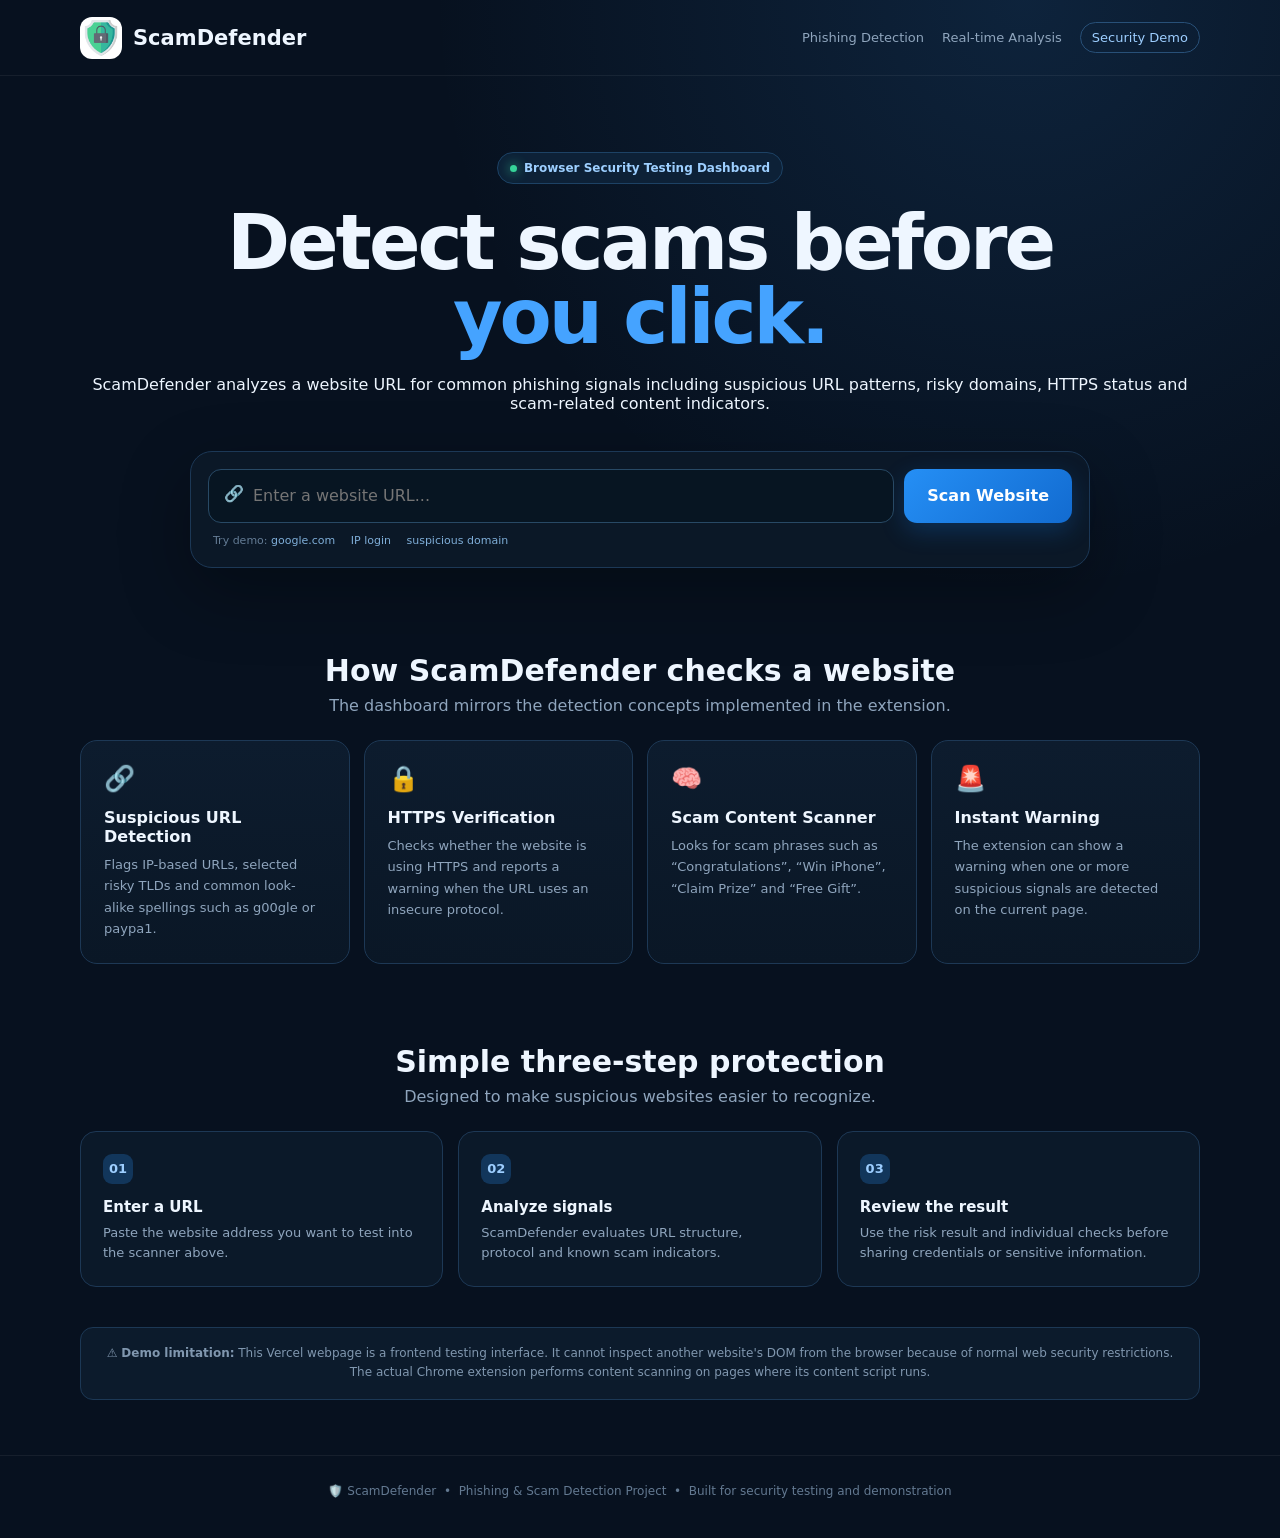
<file: index.html>
<!DOCTYPE html>
<html lang="en">
<head>
<meta charset="UTF-8">
<meta name="viewport" content="width=device-width, initial-scale=1.0">
<meta name="description" content="ScamDefender - phishing and scam website detection testing dashboard">
<title>ScamDefender | Website Security Scanner</title>
<style>
:root{
  --bg:#07111f;--panel:#0c1929;--panel2:#101f33;--line:#1d3855;
  --text:#eef6ff;--muted:#8fa5bd;--blue:#45a3ff;--blue2:#167ff0;
  --green:#36d399;--yellow:#ffbf47;--red:#ff5b6e;--shadow:0 24px 70px rgba(0,0,0,.32)
}
*{box-sizing:border-box}
html{scroll-behavior:smooth}
body{margin:0;font-family:Inter,ui-sans-serif,system-ui,-apple-system,BlinkMacSystemFont,"Segoe UI",sans-serif;background:
radial-gradient(circle at 80% 0%,rgba(48,130,210,.16),transparent 32%),var(--bg);color:var(--text)}
button,input,textarea{font:inherit}
button{cursor:pointer}
.container{width:min(1120px,calc(100% - 36px));margin:auto}
header{height:76px;border-bottom:1px solid rgba(255,255,255,.06);display:flex;align-items:center}
.nav{display:flex;align-items:center;justify-content:space-between}
.brand{display:flex;align-items:center;gap:11px;font-size:21px;font-weight:800}
.logo{width:42px;height:42px;border-radius:12px;object-fit:contain;background:#fff;padding:3px}
.navlinks{display:flex;align-items:center;gap:18px;color:var(--muted);font-size:13px}
.pill{border:1px solid #285078;border-radius:999px;padding:7px 11px;color:#9dceff}
.hero{padding:76px 0 45px;text-align:center}
.eyebrow{display:inline-flex;align-items:center;gap:7px;padding:8px 12px;border-radius:999px;background:#0d2137;border:1px solid #1d4265;color:#9dcfff;font-size:12px;font-weight:700}
.eyedot{width:7px;height:7px;border-radius:50%;background:var(--green);box-shadow:0 0 12px var(--green)}
h1{font-size:clamp(42px,7vw,76px);line-height:.98;letter-spacing:-3px;margin:22px 0 20px}
h1 span{color:var(--blue)}
.hero>p{max-width:700px;margin:auto;color:var(--muted);font-size:17px;line-height:1.75}
.scanner{max-width:900px;margin:38px auto 0;padding:8px;border:1px solid #1c3856;background:rgba(12,25,41,.9);border-radius:22px;box-shadow:var(--shadow);text-align:left}
.inputbox{display:flex;gap:10px;padding:9px}
.inputwrap{flex:1;position:relative}
.inputwrap span{position:absolute;left:16px;top:15px;color:#718aa4}
input{width:100%;height:54px;border-radius:13px;border:1px solid #284965;background:#071522;color:white;padding:0 16px 0 44px;outline:none}
input:focus{border-color:var(--blue);box-shadow:0 0 0 3px rgba(69,163,255,.1)}
.scanbtn{height:54px;padding:0 23px;border:0;border-radius:13px;background:linear-gradient(135deg,#258ff5,#126bd0);color:white;font-weight:800;box-shadow:0 8px 24px rgba(22,127,240,.24)}
.scanbtn:hover{filter:brightness(1.08)}
.samples{padding:2px 14px 12px;color:#647c95;font-size:11px}
.samples button{background:none;border:0;color:#7faed8;padding:0;margin-right:12px}
.result{display:none;margin:8px;padding:22px;border-radius:16px;background:#091522;border:1px solid #203d5b}
.result.show{display:block}
.result.safe{border-color:rgba(54,211,153,.45)}
.result.warn{border-color:rgba(255,191,71,.5)}
.result.danger{border-color:rgba(255,91,110,.55)}
.resulthead{display:flex;justify-content:space-between;gap:20px;align-items:flex-start}
.status{display:flex;gap:12px;align-items:center}
.statusdot{width:13px;height:13px;border-radius:50%;background:var(--green);box-shadow:0 0 16px rgba(54,211,153,.55);flex:none}
.warn .statusdot{background:var(--yellow);box-shadow:0 0 16px rgba(255,191,71,.45)}
.danger .statusdot{background:var(--red);box-shadow:0 0 16px rgba(255,91,110,.45)}
.status h2{font-size:20px;margin:0 0 5px}
.status p{margin:0;color:var(--muted);font-size:13px}
.score{min-width:92px;text-align:center;padding:10px;border:1px solid var(--line);border-radius:12px}
.score strong{display:block;font-size:24px}
.score small{color:var(--muted)}
.checkgrid{display:grid;grid-template-columns:repeat(4,1fr);gap:10px;margin-top:18px}
.check{padding:14px;border-radius:12px;background:#0d2034;border:1px solid #1b3855}
.checkicon{font-size:18px}
.check b{display:block;margin:7px 0 4px;font-size:13px}
.check span{color:var(--muted);font-size:11px;line-height:1.4}
.section{padding:40px 0}
.sectiontitle{text-align:center;margin-bottom:25px}
.sectiontitle h2{font-size:30px;margin:0 0 8px}
.sectiontitle p{color:var(--muted);margin:0}
.features{display:grid;grid-template-columns:repeat(4,1fr);gap:14px}
.card{padding:23px;border:1px solid var(--line);border-radius:17px;background:linear-gradient(180deg,#0d1c2e,#0a1726)}
.cardicon{font-size:25px;margin-bottom:15px}
.card h3{font-size:16px;margin:0 0 8px}
.card p{font-size:13px;line-height:1.65;color:var(--muted);margin:0}
.how{display:grid;grid-template-columns:repeat(3,1fr);gap:15px}
.step{padding:22px;border:1px solid var(--line);border-radius:16px;background:#0b1929}
.num{display:inline-grid;place-items:center;width:30px;height:30px;border-radius:9px;background:#12365b;color:#9dceff;font-weight:800;font-size:13px;margin-bottom:14px}
.step h3{margin:0 0 7px;font-size:15px}
.step p{margin:0;color:var(--muted);font-size:13px;line-height:1.6}
.disclaimer{margin:40px 0 15px;padding:16px 18px;border-radius:13px;background:#0c1b2c;border:1px solid #1c3855;color:#8097af;font-size:12px;line-height:1.6;text-align:center}
footer{padding:28px 0 40px;border-top:1px solid rgba(255,255,255,.06);color:#637991;font-size:12px;text-align:center}
@media(max-width:850px){.features,.checkgrid{grid-template-columns:repeat(2,1fr)}.navlinks{display:none}}
@media(max-width:600px){.container{width:min(100% - 24px,1120px)}.hero{padding-top:55px}h1{letter-spacing:-2px}.inputbox{flex-direction:column}.scanbtn{width:100%}.features,.checkgrid,.how{grid-template-columns:1fr}.resulthead{flex-direction:column}.score{width:100%}}
</style>
</head>
<body>
<header>
  <div class="container nav">
    <div class="brand">
      <img class="logo" src="icon.png" alt="ScamDefender">
      <span>ScamDefender</span>
    </div>
    <div class="navlinks">
      <span>Phishing Detection</span>
      <span>Real-time Analysis</span>
      <span class="pill">Security Demo</span>
    </div>
  </div>
</header>

<main>
<section class="hero">
  <div class="container">
    <div class="eyebrow"><span class="eyedot"></span> Browser Security Testing Dashboard</div>
    <h1>Detect scams before<br><span>you click.</span></h1>
    <p>ScamDefender analyzes a website URL for common phishing signals including suspicious URL patterns, risky domains, HTTPS status and scam-related content indicators.</p>

    <div class="scanner">
      <div class="inputbox">
        <div class="inputwrap">
          <span>🔗</span>
          <input id="url" placeholder="Enter a website URL..." autocomplete="off">
        </div>
        <button class="scanbtn" id="scan">Scan Website</button>
      </div>
      <div class="samples">
        Try demo:
        <button data-sample="https://www.google.com">google.com</button>
        <button data-sample="http://192.168.1.10/login">IP login</button>
        <button data-sample="https://winiphone-freegift.xyz">suspicious domain</button>
      </div>

      <div class="result" id="result">
        <div class="resulthead">
          <div class="status">
            <span class="statusdot"></span>
            <div>
              <h2 id="statusTitle">Analysis complete</h2>
              <p id="statusText"></p>
            </div>
          </div>
          <div class="score"><strong id="score">0</strong><small>risk score</small></div>
        </div>
        <div class="checkgrid">
          <div class="check"><div class="checkicon">🔗</div><b>URL Heuristic</b><span id="urlResult"></span></div>
          <div class="check"><div class="checkicon">🔒</div><b>HTTPS Check</b><span id="httpsResult"></span></div>
          <div class="check"><div class="checkicon">🧠</div><b>Content Scanner</b><span id="contentResult"></span></div>
          <div class="check"><div class="checkicon">🗃️</div><b>Known Patterns</b><span id="patternResult"></span></div>
        </div>
      </div>
    </div>
  </div>
</section>

<section class="section">
  <div class="container">
    <div class="sectiontitle">
      <h2>How ScamDefender checks a website</h2>
      <p>The dashboard mirrors the detection concepts implemented in the extension.</p>
    </div>
    <div class="features">
      <article class="card"><div class="cardicon">🔗</div><h3>Suspicious URL Detection</h3><p>Flags IP-based URLs, selected risky TLDs and common look-alike spellings such as g00gle or paypa1.</p></article>
      <article class="card"><div class="cardicon">🔒</div><h3>HTTPS Verification</h3><p>Checks whether the website is using HTTPS and reports a warning when the URL uses an insecure protocol.</p></article>
      <article class="card"><div class="cardicon">🧠</div><h3>Scam Content Scanner</h3><p>Looks for scam phrases such as “Congratulations”, “Win iPhone”, “Claim Prize” and “Free Gift”.</p></article>
      <article class="card"><div class="cardicon">🚨</div><h3>Instant Warning</h3><p>The extension can show a warning when one or more suspicious signals are detected on the current page.</p></article>
    </div>
  </div>
</section>

<section class="section">
  <div class="container">
    <div class="sectiontitle">
      <h2>Simple three-step protection</h2>
      <p>Designed to make suspicious websites easier to recognize.</p>
    </div>
    <div class="how">
      <div class="step"><div class="num">01</div><h3>Enter a URL</h3><p>Paste the website address you want to test into the scanner above.</p></div>
      <div class="step"><div class="num">02</div><h3>Analyze signals</h3><p>ScamDefender evaluates URL structure, protocol and known scam indicators.</p></div>
      <div class="step"><div class="num">03</div><h3>Review the result</h3><p>Use the risk result and individual checks before sharing credentials or sensitive information.</p></div>
    </div>
    <div class="disclaimer">⚠️ <strong>Demo limitation:</strong> This Vercel webpage is a frontend testing interface. It cannot inspect another website's DOM from the browser because of normal web security restrictions. The actual Chrome extension performs content scanning on pages where its content script runs.</div>
  </div>
</section>
</main>

<footer>
  <div class="container">🛡️ ScamDefender &nbsp;•&nbsp; Phishing & Scam Detection Project &nbsp;•&nbsp; Built for security testing and demonstration</div>
</footer>

<script>
const $ = id => document.getElementById(id);
const urlInput = $("url");

function normalizeUrl(value){
  value = value.trim();
  if(!/^https?:\/\//i.test(value)) value = "https://" + value;
  return value;
}

function analyze(value){
  let url;
  try { url = new URL(normalizeUrl(value)); }
  catch(e){
    return {valid:false};
  }

  const full = url.href;
  const host = url.hostname.toLowerCase();

  // These checks mirror the patterns in the uploaded content script.
  const ipPattern = /^[0-9]{1,3}(\.[0-9]{1,3}){3}$/;
  const riskyTld = /(\.xyz|\.top|\.ru|\.tk)$/i;
  const typoPattern = /(g00gle|paypa1|faceb00k|instagrarn)/i;

  const ip = ipPattern.test(host);
  const tld = riskyTld.test(host);
  const typo = typoPattern.test(host);
  const insecure = url.protocol !== "https:";

  // The content script scans page text. On this standalone page we cannot
  // read the remote site's DOM, so we expose the limitation honestly.
  const scamKeywordInUrl = /(congratulations|win[-_ ]?iphone|claim[-_ ]?prize|free[-_ ]?gift)/i.test(full);

  let score = 0;
  if(ip) score += 35;
  if(tld) score += 25;
  if(typo) score += 40;
  if(insecure) score += 25;
  if(scamKeywordInUrl) score += 20;
  score = Math.min(score,100);

  const flags = ip || tld || typo || insecure || scamKeywordInUrl;
  let level = flags ? (score >= 60 ? "danger" : "warn") : "safe";

  return {valid:true,host,ip,tld,typo,insecure,scamKeywordInUrl,score,level};
}

function render(value){
  const r = analyze(value);
  const box = $("result");
  box.className = "result show";

  if(!r.valid){
    box.classList.add("danger");
    $("statusTitle").textContent = "Invalid URL";
    $("statusText").textContent = "Enter a valid website address such as https://example.com.";
    $("score").textContent = "—";
    $("urlResult").textContent = "Could not parse the URL.";
    $("httpsResult").textContent = "Not checked.";
    $("contentResult").textContent = "Not checked.";
    $("patternResult").textContent = "Not checked.";
    return;
  }

  box.classList.add(r.level);
  $("score").textContent = r.score + "%";

  if(r.level === "safe"){
    $("statusTitle").textContent = "No obvious warning signals";
    $("statusText").textContent = "The URL did not match the suspicious patterns tested by this demo.";
  }else if(r.level === "warn"){
    $("statusTitle").textContent = "Potentially suspicious";
    $("statusText").textContent = "One or more warning signals were detected. Verify the website before entering sensitive information.";
  }else{
    $("statusTitle").textContent = "High-risk URL pattern detected";
    $("statusText").textContent = "Multiple suspicious signals were detected. Do not enter passwords, OTPs or payment details until verified.";
  }

  $("urlResult").textContent =
    (r.ip? "IP-based URL detected. " : "") +
    (r.tld? "Risky TLD matched. " : "") +
    (r.typo? "Look-alike spelling detected." : (!r.ip && !r.tld ? "No configured URL pattern matched." : ""));
  $("httpsResult").textContent = r.insecure ? "Not using HTTPS." : "HTTPS detected.";
  $("contentResult").textContent = r.scamKeywordInUrl
    ? "Scam phrase found in the URL."
    : "Remote page content is not accessible from this demo.";
  $("patternResult").textContent = r.typo
    ? "Known typo pattern matched."
    : (r.tld ? "Configured risky TLD matched." : "No configured pattern matched.");
}

$("scan").addEventListener("click",()=>{
  if(!urlInput.value.trim()){urlInput.focus();return;}
  render(urlInput.value);
});

urlInput.addEventListener("keydown",e=>{
  if(e.key==="Enter") $("scan").click();
});

document.querySelectorAll("[data-sample]").forEach(btn=>{
  btn.addEventListener("click",()=>{
    urlInput.value = btn.dataset.sample;
    render(btn.dataset.sample);
  });
});
</script>
</body>
</html>
</file>
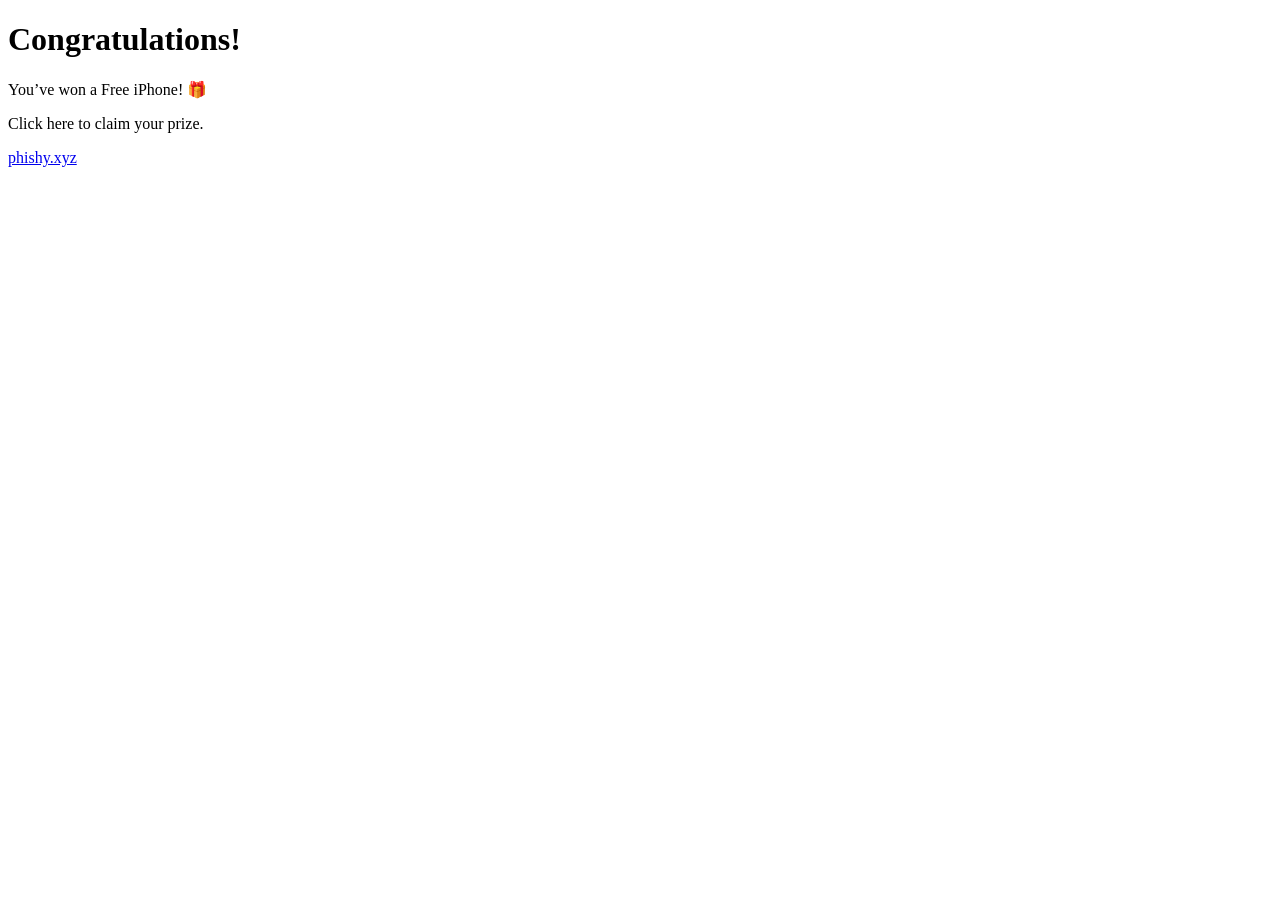
<file: test.html>
<!DOCTYPE html>
<html lang="en">
<head>
  <meta charset="UTF-8">
  <title>Free iPhone Offer</title>
</head>
<body>
  <h1>Congratulations!</h1>
  <p>You’ve won a Free iPhone! 🎁</p>
  <p>Click here to claim your prize.</p>
  <a href="http://phishy.xyz">phishy.xyz</a>
</body>
</html>
</file>
